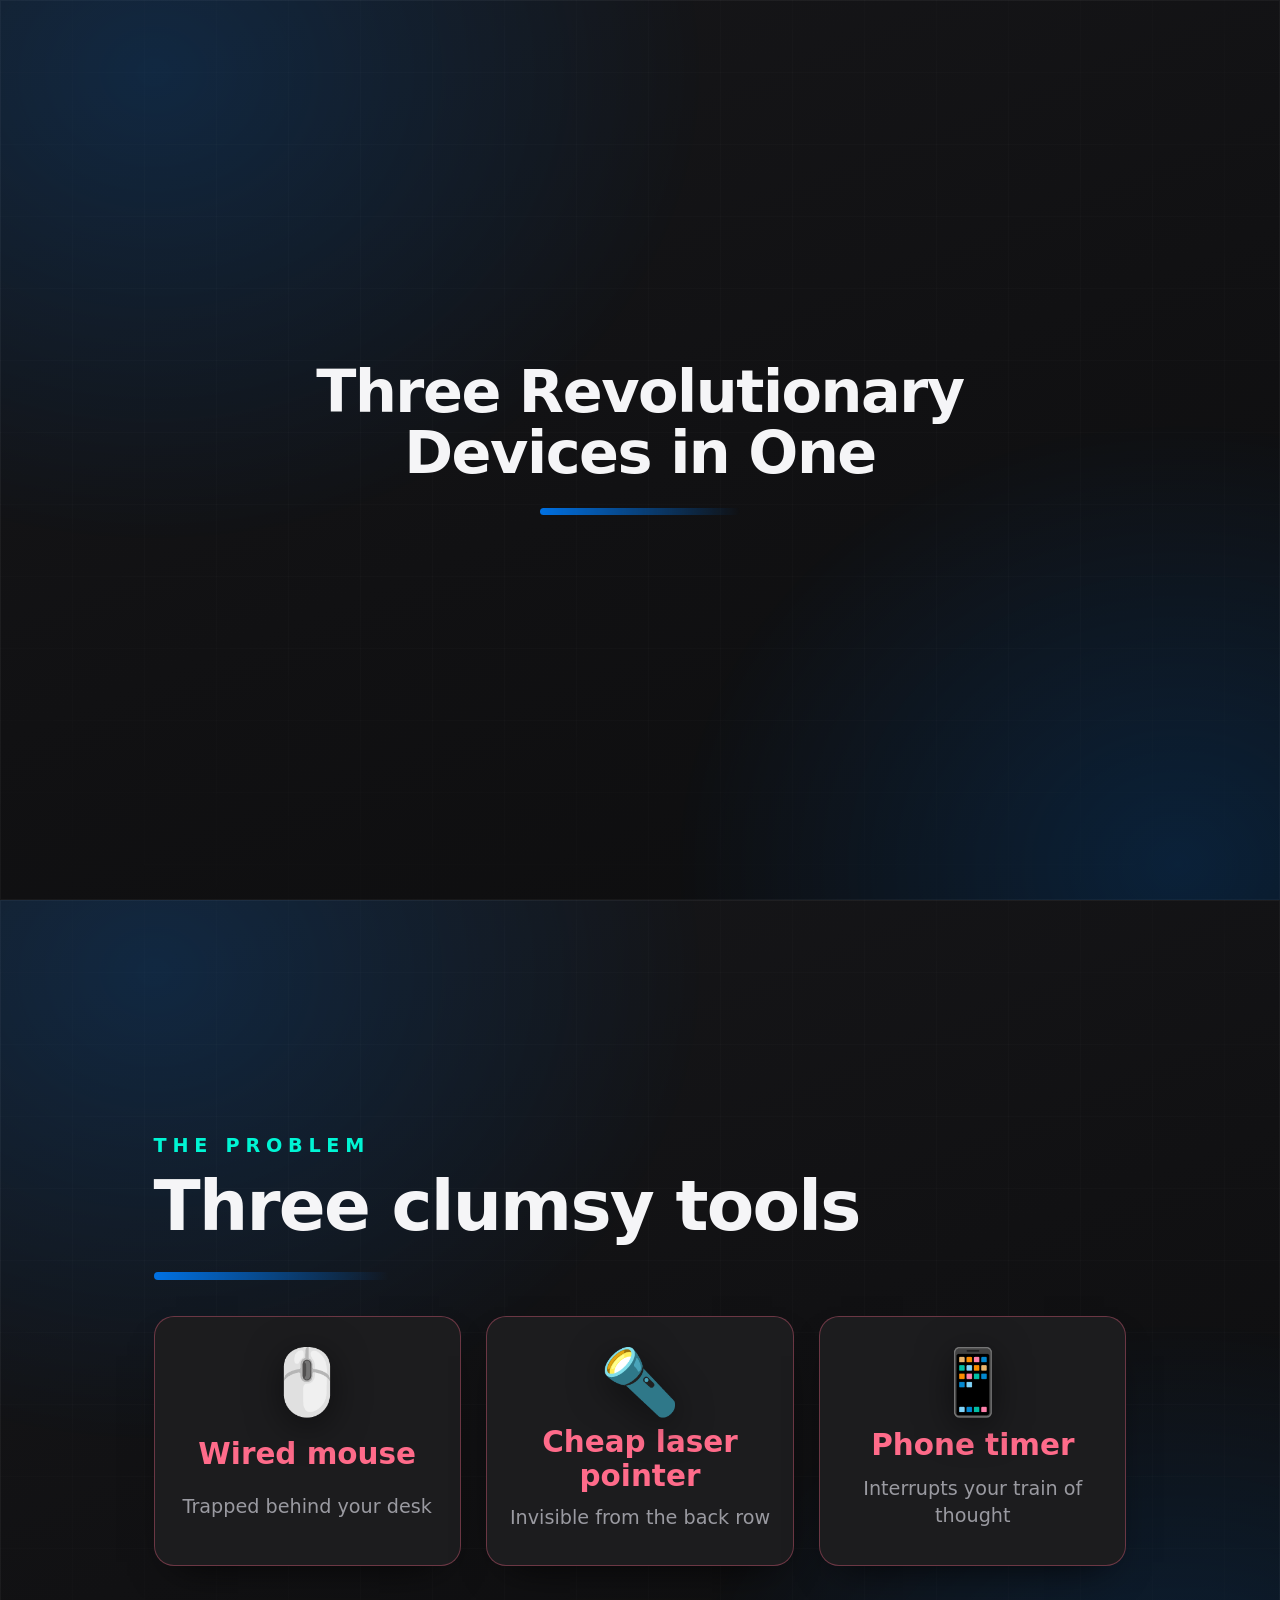
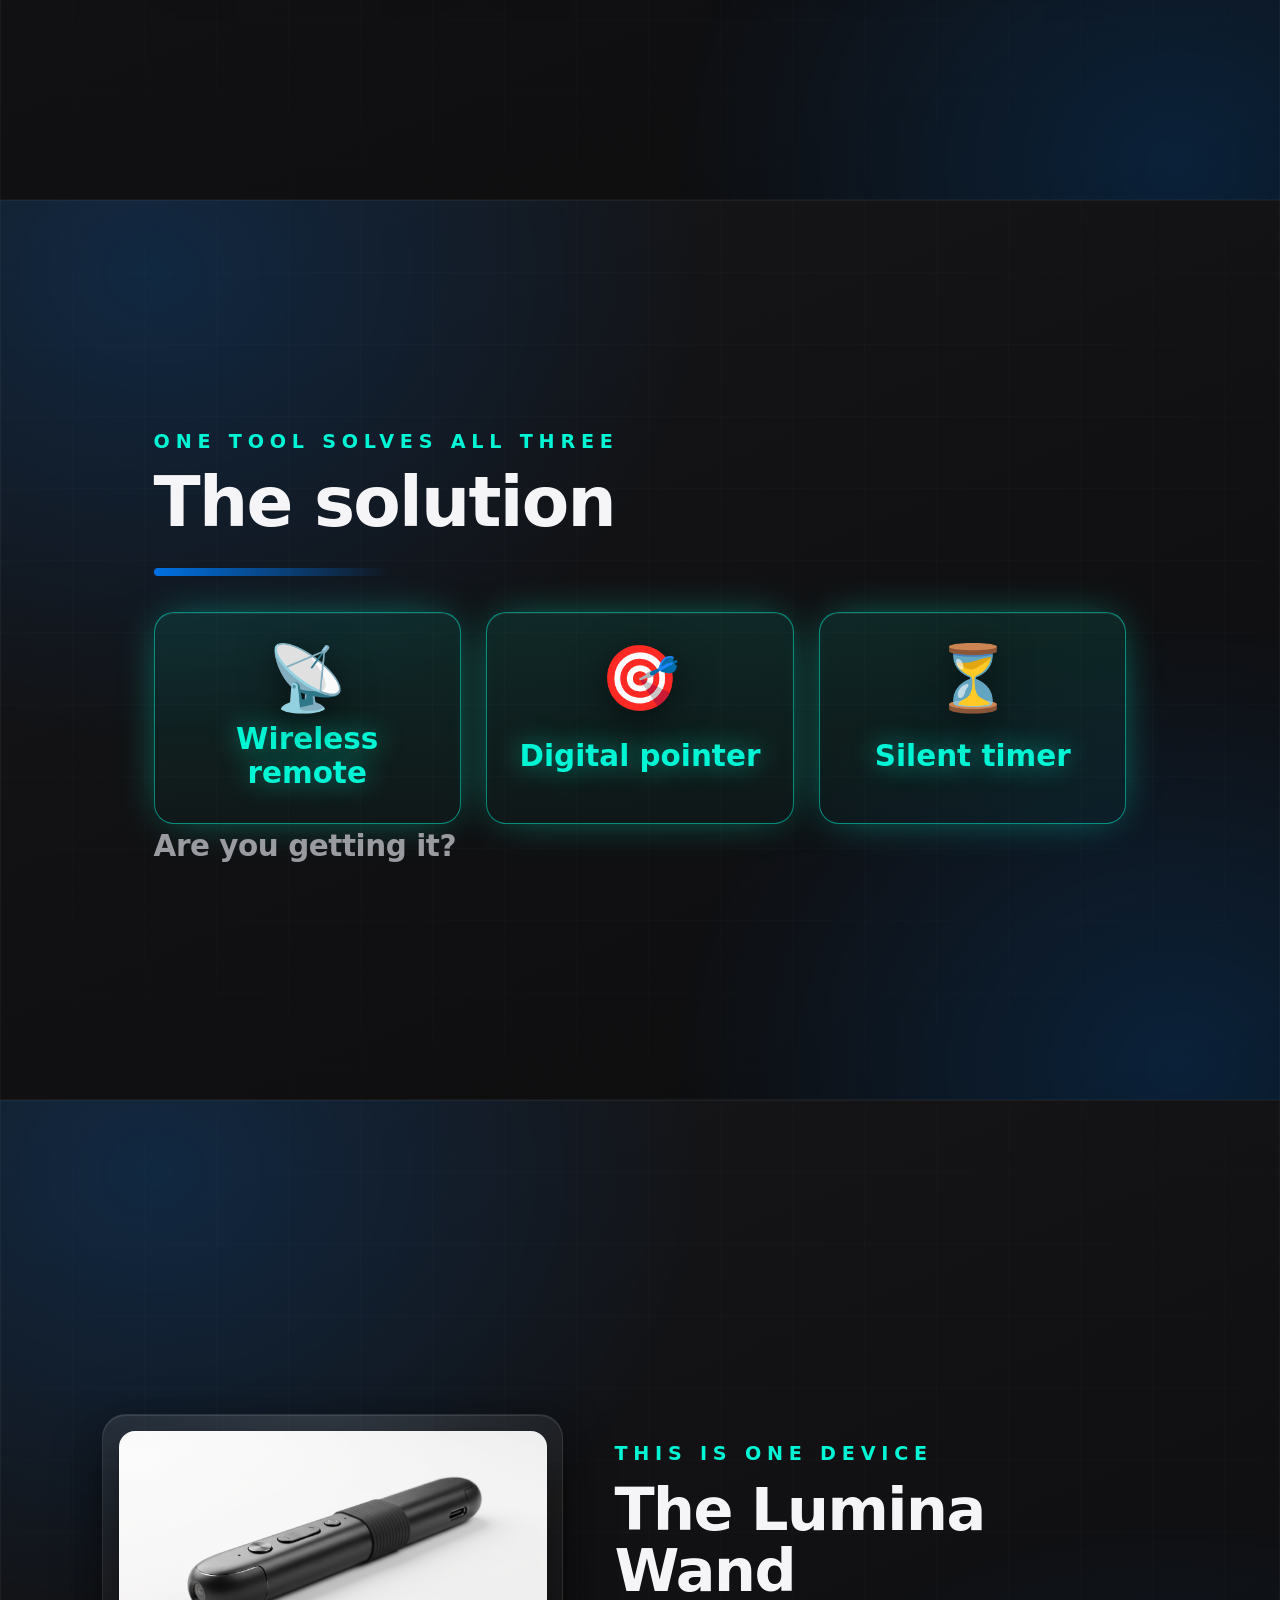
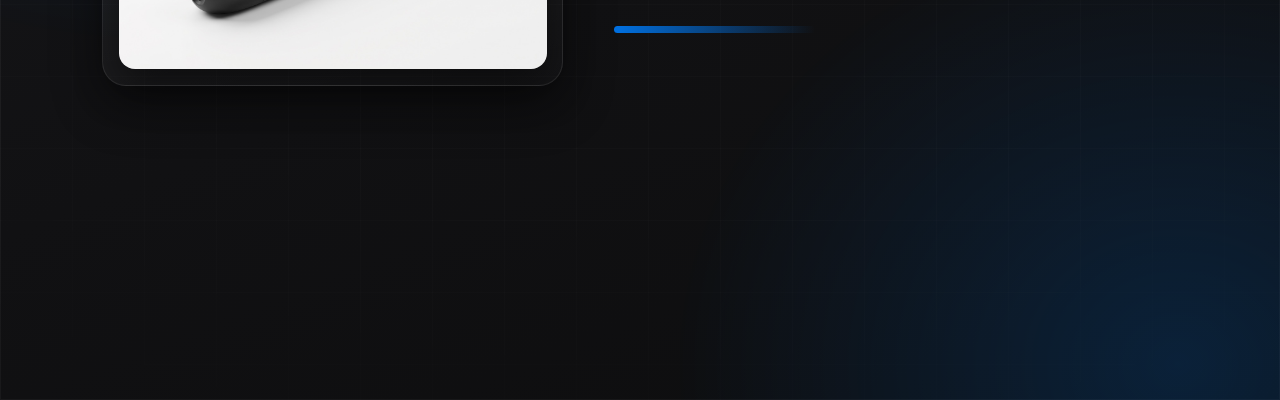
<file: index.html>
<!DOCTYPE html>
<html lang="es">
<head>
  <meta charset="UTF-8">
  <meta name="viewport" content="width=device-width, initial-scale=1">
  <title>Audiencia — Presentación</title>
  <link rel="stylesheet" href="css/base.css">
  <link rel="stylesheet" href="css/diapositivas.css">
  <link rel="stylesheet" href="css/audiencia.css">
</head>
<body class="vista-audiencia">

  <!-- Escenario 2D: aquí se montan los temas y sus sub-diapositivas.
       La audiencia muestra SOLO la diapositiva: sin HUD ni botones.
       Se navega con flechas del teclado o gestos de deslizar. -->
  <div class="escenario" id="escenario" aria-live="polite"></div>

  <!-- Carga inicial -->
  <div class="overlay" id="cargando">
    <div class="pulso" aria-hidden="true"></div>
    <p class="overlay__titulo">Cargando diapositivas…</p>
  </div>

  <div class="overlay overlay--error" id="error" hidden>
    <p class="overlay__titulo">No se pudieron cargar las diapositivas</p>
    <p class="overlay__detalle" id="errorDetalle"></p>
  </div>

  <noscript>
    <div class="overlay overlay--error">
      <p class="overlay__titulo">JavaScript no está habilitado</p>
      <p class="overlay__detalle">Esta presentación necesita JavaScript para navegar y sincronizarse.</p>
    </div>
  </noscript>

  <script src="cargar-diapositivas.js"></script>
  <script src="sincronizador.js"></script>
  <script src="audiencia.js"></script>
</body>
</html>
</file>
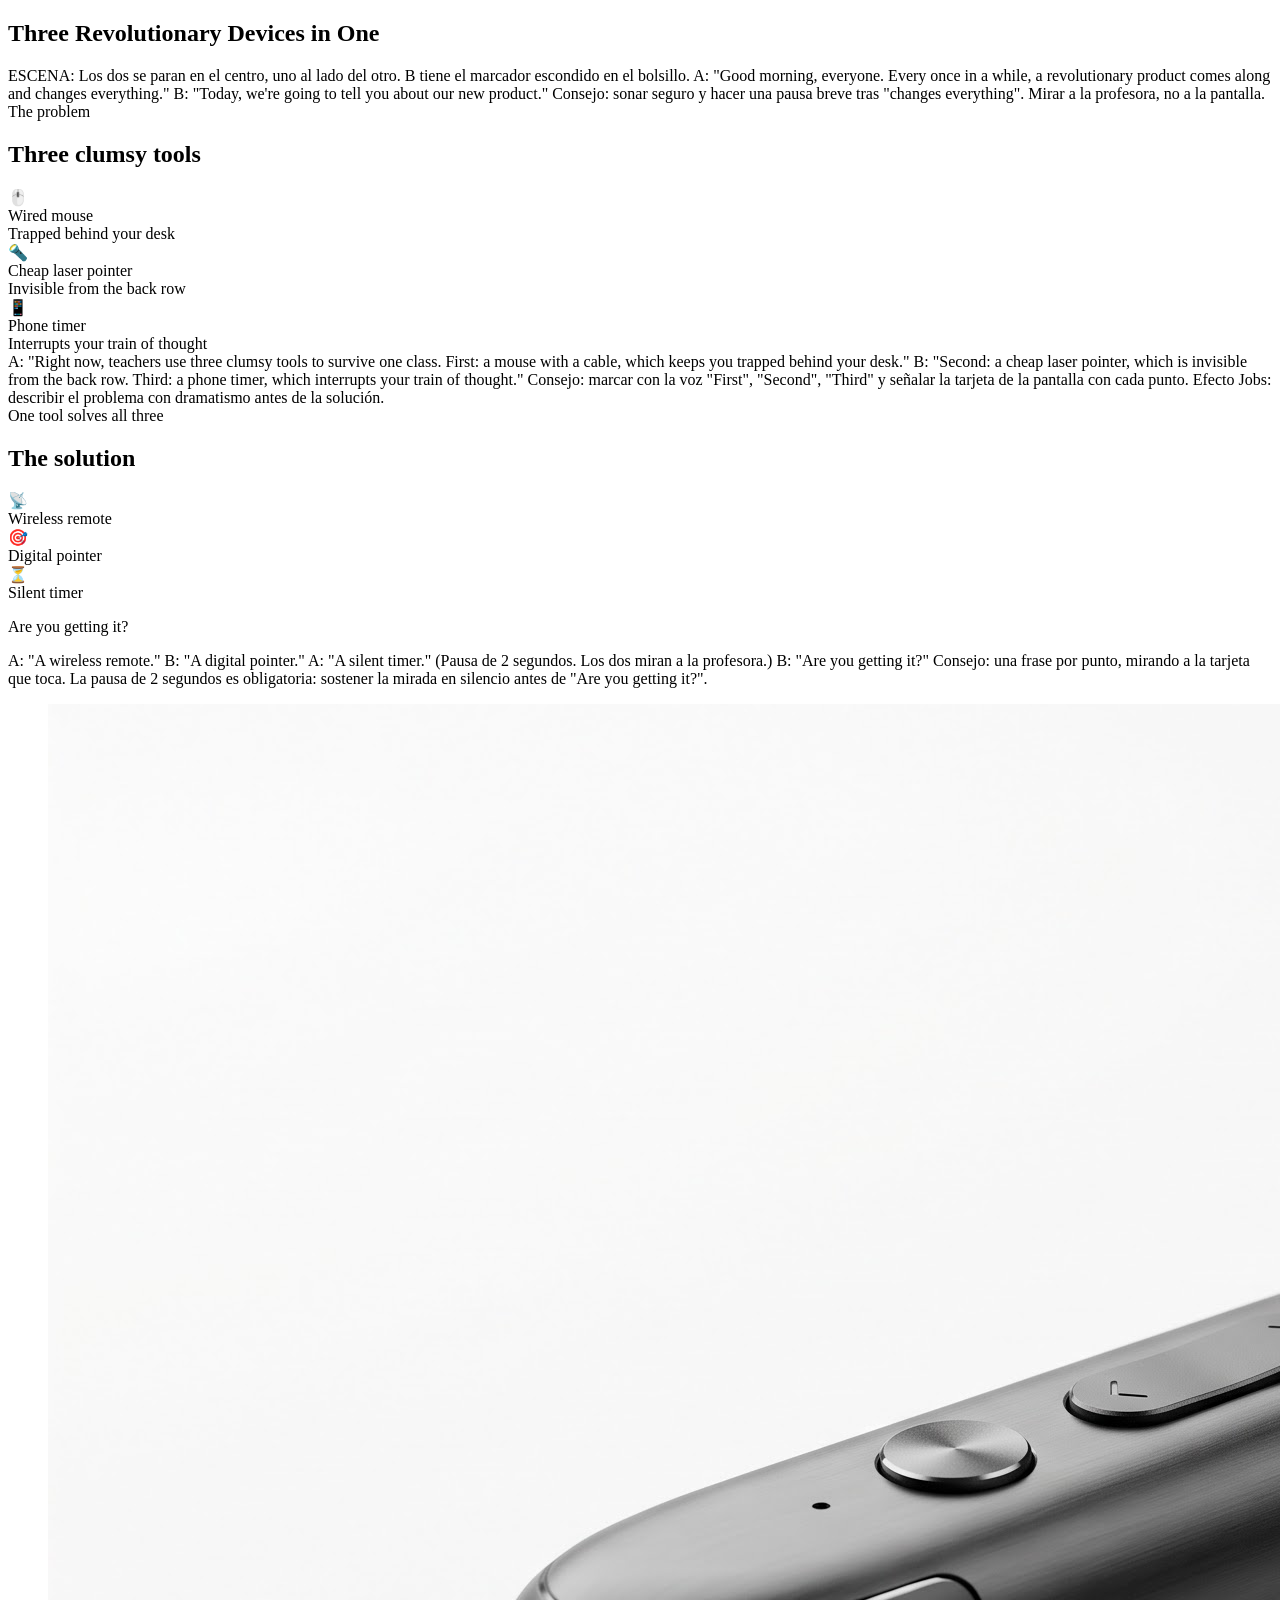
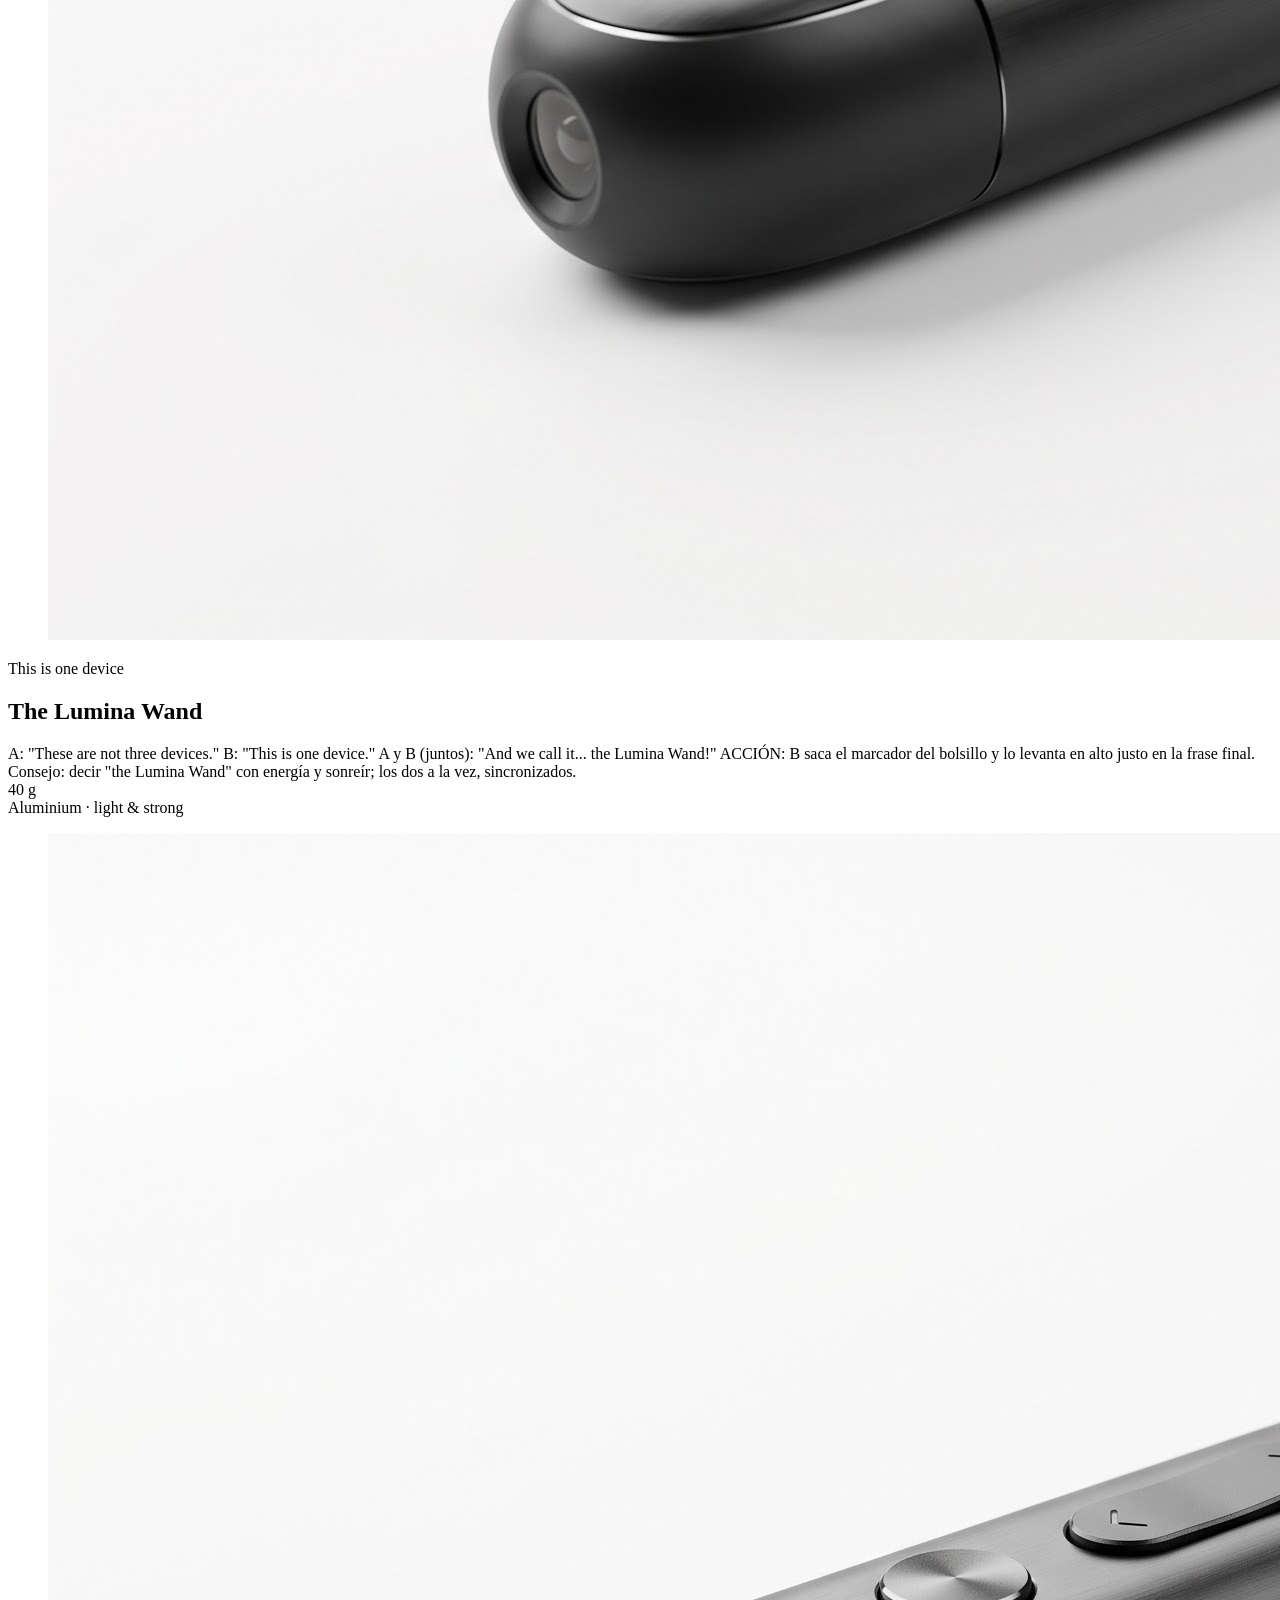
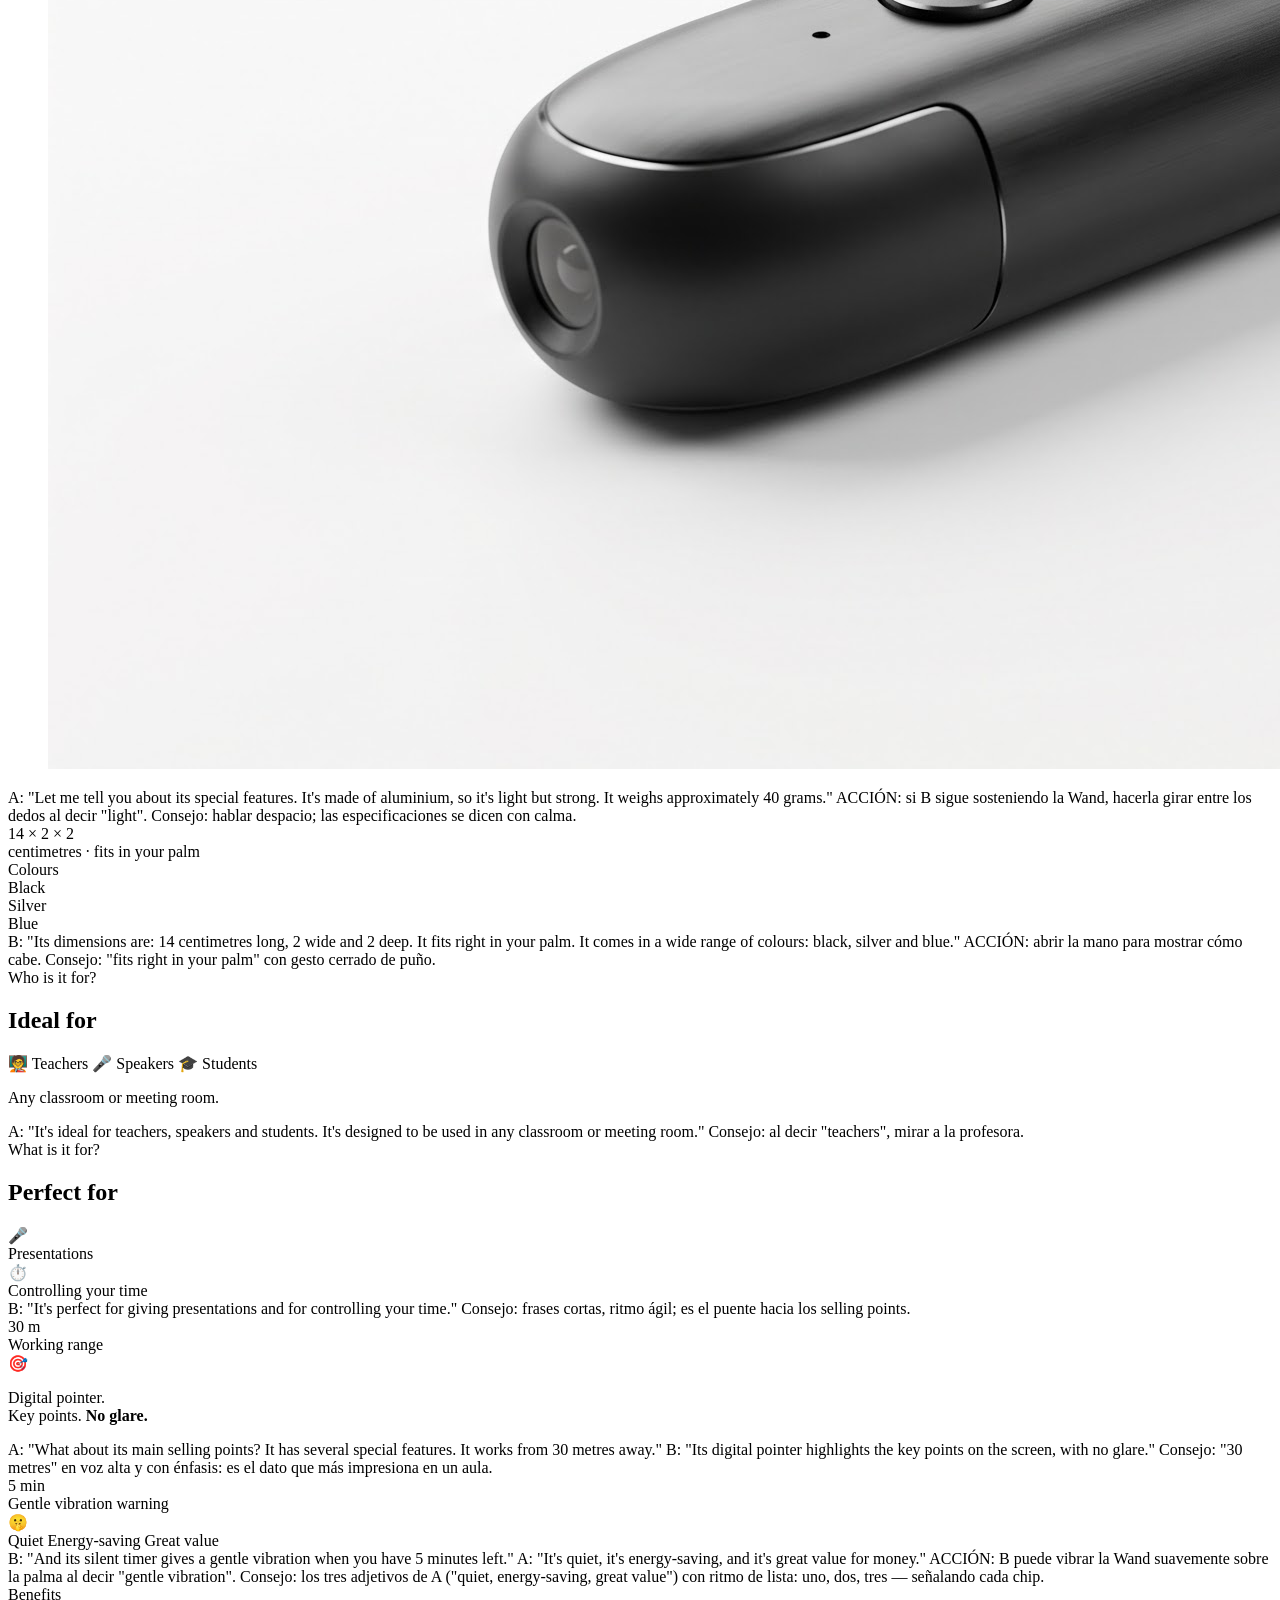
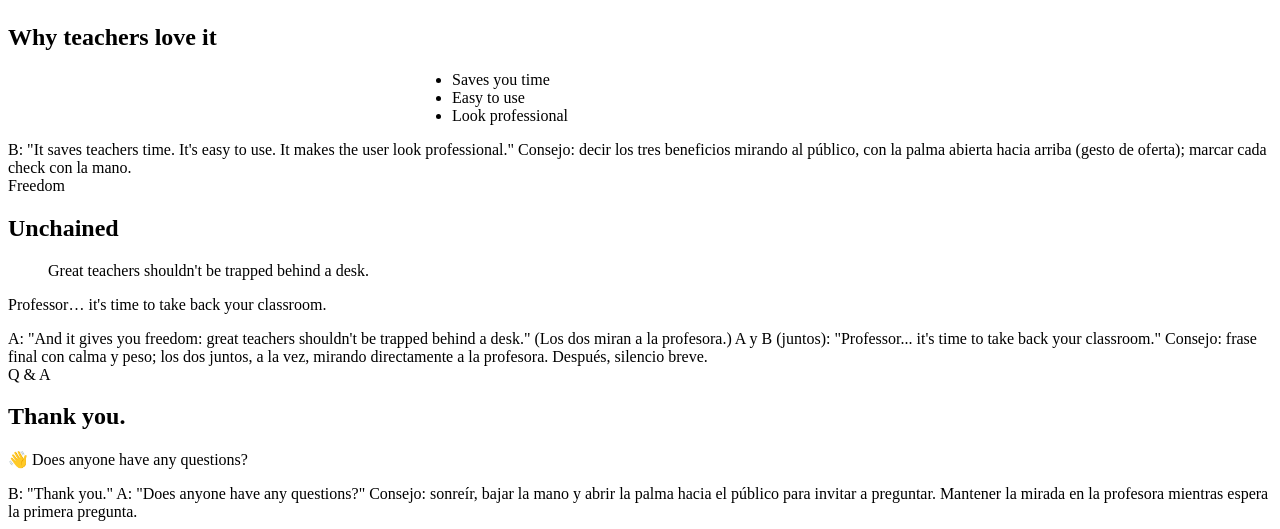
<file: diapositivas.html>
<!DOCTYPE html>
<html lang="es">
<head>
  <meta charset="UTF-8">
  <title>Diapositivas — Three Revolutionary Devices in One</title>
  <!--
    ======================================================================
    CONTENIDO MODULAR DE DIAPOSITIVAS
    ======================================================================
    Presentación: "Three Revolutionary Devices in One" — Lumina Wand
    Guion para dos oradores (A y B).

    FILOSOFÍA DE ESTAS DIAPOSITIVAS:
    · El slide es AYUDA VISUAL, no texto: frases cortísimas, cifras
      gigantes, tarjetas, chips y la foto del producto (img/lumina-wand.jpg).
    · El diálogo completo A/B va DENTRO de <aside class="notes"> — solo
      lo lee el panel del presentador, nunca se proyecta.
    · Los componentes visuales (dw-*) viven en css/diapositivas.css.

    ESTRUCTURA ESTRICTA (no romper):
      <div class="horizontal-topic">          ← Tema principal (eje X)
        <section class="slide">               ← Sub-diapositiva (eje Y)
          <div class="content">               ← Visible para la audiencia
            ...
          </div>
          <aside class="notes">...</aside>    ← Guion del orador (oculto)
        </section>
      </div>

    MAPA DE LA PRESENTACIÓN
      X=0 Introducción y el problema   (Y 0-3)
      X=1 Descripción del producto     (Y 0-1)
      X=2 Usos y selling points        (Y 0-3)
      X=3 Beneficios                   (Y 0-1)
      X=4 Preguntas                    (Y 0)
    ======================================================================
  -->
</head>
<body>

  <!-- ==================== TEMA 1 (X = 0): INTRODUCCIÓN Y EL PROBLEMA ==================== -->
  <div class="horizontal-topic">
    <!-- Y = 0 — 1. Introducing the product -->
    <section class="slide">
      <div class="content dw-center">
        <h2 class="dw-title">Three Revolutionary Devices in One</h2>
      </div>
      <aside class="notes">
        ESCENA: Los dos se paran en el centro, uno al lado del otro.
        B tiene el marcador escondido en el bolsillo.

        A: "Good morning, everyone.
           Every once in a while, a revolutionary product comes along and changes everything."
        B: "Today, we're going to tell you about our new product."

        Consejo: sonar seguro y hacer una pausa breve tras "changes
        everything". Mirar a la profesora, no a la pantalla.
      </aside>
    </section>

    <!-- Y = 1 — 2. The problem (efecto Jobs) -->
    <section class="slide">
      <div class="content">
        <span class="dw-kicker">The problem</span>
        <h2>Three clumsy tools</h2>
        <div class="dw-cards">
          <div class="dw-card dw-card--mal">
            <div class="dw-card__icon">🖱️</div>
            <div class="dw-card__title">Wired mouse</div>
            <div class="dw-card__sub">Trapped behind your desk</div>
          </div>
          <div class="dw-card dw-card--mal">
            <div class="dw-card__icon">🔦</div>
            <div class="dw-card__title">Cheap laser pointer</div>
            <div class="dw-card__sub">Invisible from the back row</div>
          </div>
          <div class="dw-card dw-card--mal">
            <div class="dw-card__icon">📱</div>
            <div class="dw-card__title">Phone timer</div>
            <div class="dw-card__sub">Interrupts your train of thought</div>
          </div>
        </div>
      </div>
      <aside class="notes">
        A: "Right now, teachers use three clumsy tools to survive one class.
           First: a mouse with a cable, which keeps you trapped behind your desk."
        B: "Second: a cheap laser pointer, which is invisible from the back row.
           Third: a phone timer, which interrupts your train of thought."

        Consejo: marcar con la voz "First", "Second", "Third" y señalar la
        tarjeta de la pantalla con cada punto. Efecto Jobs: describir el
        problema con dramatismo antes de la solución.
      </aside>
    </section>

    <!-- Y = 2 — La solución -->
    <section class="slide">
      <div class="content">
        <span class="dw-kicker">One tool solves all three</span>
        <h2>The solution</h2>
        <div class="dw-cards">
          <div class="dw-card dw-card--bien">
            <div class="dw-card__icon">📡</div>
            <div class="dw-card__title">Wireless remote</div>
          </div>
          <div class="dw-card dw-card--bien">
            <div class="dw-card__icon">🎯</div>
            <div class="dw-card__title">Digital pointer</div>
          </div>
          <div class="dw-card dw-card--bien">
            <div class="dw-card__icon">⏳</div>
            <div class="dw-card__title">Silent timer</div>
          </div>
        </div>
        <p class="dw-tagline">Are you getting it?</p>
      </div>
      <aside class="notes">
        A: "A wireless remote."
        B: "A digital pointer."
        A: "A silent timer."

        (Pausa de 2 segundos. Los dos miran a la profesora.)
        B: "Are you getting it?"

        Consejo: una frase por punto, mirando a la tarjeta que toca.
        La pausa de 2 segundos es obligatoria: sostener la mirada en
        silencio antes de "Are you getting it?".
      </aside>
    </section>

    <!-- Y = 3 — El nombre del producto -->
    <section class="slide">
      <div class="content content--ancho dw-reveal">
        <figure class="dw-figure dw-figure--big">
          <video src="media/lumina-wand.mp4" poster="img/lumina-wand.jpg"
                 autoplay muted loop playsinline preload="metadata"
                 aria-label="The Lumina Wand in action"></video>
        </figure>
        <div>
          <span class="dw-kicker">This is one device</span>
          <h2 class="dw-title">The Lumina Wand</h2>
        </div>
      </div>
      <aside class="notes">
        A: "These are not three devices."
        B: "This is one device."
        A y B (juntos): "And we call it... the Lumina Wand!"

        ACCIÓN: B saca el marcador del bolsillo y lo levanta en alto justo
        en la frase final.
        Consejo: decir "the Lumina Wand" con energía y sonreír; los dos a
        la vez, sincronizados.
      </aside>
    </section>
  </div>

  <!-- ==================== TEMA 2 (X = 1): DESCRIPCIÓN DEL PRODUCTO ==================== -->
  <div class="horizontal-topic">
    <!-- Y = 0 — 3. Describing the product (A) -->
    <section class="slide">
      <div class="content content--ancho dw-split">
        <div class="dw-stat">
          <div class="dw-stat__num">40 g</div>
          <div class="dw-stat__label">Aluminium · light &amp; strong</div>
        </div>
        <figure class="dw-figure">
          <img src="img/lumina-wand.jpg" alt="Lumina Wand held in hand">
        </figure>
      </div>
      <aside class="notes">
        A: "Let me tell you about its special features.
           It's made of aluminium, so it's light but strong.
           It weighs approximately 40 grams."

        ACCIÓN: si B sigue sosteniendo la Wand, hacerla girar entre los
        dedos al decir "light".
        Consejo: hablar despacio; las especificaciones se dicen con calma.
      </aside>
    </section>

    <!-- Y = 1 — 3. Describing the product (B) -->
    <section class="slide">
      <div class="content content--ancho dw-split">
        <div class="dw-stat">
          <div class="dw-stat__num">14 × 2 × 2</div>
          <div class="dw-stat__label">centimetres · fits in your palm</div>
        </div>
        <div>
          <span class="dw-kicker">Colours</span>
          <div class="dw-swatches">
            <div class="dw-swatch"><i style="background:#14171c"></i>Black</div>
            <div class="dw-swatch"><i style="background:#c9ced8"></i>Silver</div>
            <div class="dw-swatch"><i style="background:#2f6bff"></i>Blue</div>
          </div>
        </div>
      </div>
      <aside class="notes">
        B: "Its dimensions are: 14 centimetres long, 2 wide and 2 deep.
           It fits right in your palm.
           It comes in a wide range of colours: black, silver and blue."

        ACCIÓN: abrir la mano para mostrar cómo cabe.
        Consejo: "fits right in your palm" con gesto cerrado de puño.
      </aside>
    </section>
  </div>

  <!-- ==================== TEMA 3 (X = 2): USOS Y SELLING POINTS ==================== -->
  <div class="horizontal-topic">
    <!-- Y = 0 — 4. Stating the product's uses (A) -->
    <section class="slide">
      <div class="content dw-center">
        <span class="dw-kicker">Who is it for?</span>
        <h2>Ideal for</h2>
        <div class="dw-chips" style="justify-content:center">
          <span class="dw-chip dw-chip--acento">🧑‍🏫 Teachers</span>
          <span class="dw-chip dw-chip--acento">🎤 Speakers</span>
          <span class="dw-chip dw-chip--acento">🎓 Students</span>
        </div>
        <p class="dw-tagline">Any classroom or meeting room.</p>
      </div>
      <aside class="notes">
        A: "It's ideal for teachers, speakers and students.
           It's designed to be used in any classroom or meeting room."

        Consejo: al decir "teachers", mirar a la profesora.
      </aside>
    </section>

    <!-- Y = 1 — 4. Stating the product's uses (B) -->
    <section class="slide">
      <div class="content">
        <span class="dw-kicker">What is it for?</span>
        <h2>Perfect for</h2>
        <div class="dw-cards dw-cards--2">
          <div class="dw-card">
            <div class="dw-card__icon">🎤</div>
            <div class="dw-card__title">Presentations</div>
          </div>
          <div class="dw-card">
            <div class="dw-card__icon">⏱️</div>
            <div class="dw-card__title">Controlling your time</div>
          </div>
        </div>
      </div>
      <aside class="notes">
        B: "It's perfect for giving presentations and for controlling your time."

        Consejo: frases cortas, ritmo ágil; es el puente hacia los
        selling points.
      </aside>
    </section>

    <!-- Y = 2 — 5. Listing selling points (alcance y puntero) -->
    <section class="slide">
      <div class="content content--ancho dw-split">
        <div class="dw-stat">
          <div class="dw-stat__num">30 m</div>
          <div class="dw-stat__label">Working range</div>
        </div>
        <div class="dw-panel">
          <div class="dw-card__icon">🎯</div>
          <p class="dw-tagline">Digital pointer.<br>Key points. <strong>No glare.</strong></p>
        </div>
      </div>
      <aside class="notes">
        A: "What about its main selling points?
           It has several special features.
           It works from 30 metres away."
        B: "Its digital pointer highlights the key points on the screen, with no glare."

        Consejo: "30 metres" en voz alta y con énfasis: es el dato que
        más impresiona en un aula.
      </aside>
    </section>

    <!-- Y = 3 — 5. Listing selling points (temporizador y valor) -->
    <section class="slide">
      <div class="content content--ancho dw-split">
        <div class="dw-stat">
          <div class="dw-stat__num">5 min</div>
          <div class="dw-stat__label">Gentle vibration warning</div>
        </div>
        <div class="dw-panel">
          <div class="dw-card__icon">🤫</div>
          <div class="dw-chips">
            <span class="dw-chip dw-chip--acento">Quiet</span>
            <span class="dw-chip dw-chip--acento">Energy-saving</span>
            <span class="dw-chip dw-chip--acento">Great value</span>
          </div>
        </div>
      </div>
      <aside class="notes">
        B: "And its silent timer gives a gentle vibration when you have 5 minutes left."
        A: "It's quiet, it's energy-saving, and it's great value for money."

        ACCIÓN: B puede vibrar la Wand suavemente sobre la palma al decir
        "gentle vibration".
        Consejo: los tres adjetivos de A ("quiet, energy-saving, great
        value") con ritmo de lista: uno, dos, tres — señalando cada chip.
      </aside>
    </section>
  </div>

  <!-- ==================== TEMA 4 (X = 3): BENEFICIOS ==================== -->
  <div class="horizontal-topic">
    <!-- Y = 0 — 6. Referring to benefits (B) -->
    <section class="slide">
      <div class="content dw-center">
        <span class="dw-kicker">Benefits</span>
        <h2>Why teachers love it</h2>
        <ul class="dw-checks" style="text-align:left; max-width:26em; margin-inline:auto">
          <li>Saves you time</li>
          <li>Easy to use</li>
          <li>Look professional</li>
        </ul>
      </div>
      <aside class="notes">
        B: "It saves teachers time.
           It's easy to use.
           It makes the user look professional."

        Consejo: decir los tres beneficios mirando al público, con la
        palma abierta hacia arriba (gesto de oferta); marcar cada check
        con la mano.
      </aside>
    </section>

    <!-- Y = 1 — 6. Referring to benefits (A) + cierre -->
    <section class="slide">
      <div class="content dw-center">
        <span class="dw-kicker">Freedom</span>
        <h2>Unchained</h2>
        <blockquote class="dw-quote">Great teachers shouldn't be trapped behind a desk.</blockquote>
        <p class="dw-tagline">Professor… it's time to take back your classroom.</p>
      </div>
      <aside class="notes">
        A: "And it gives you freedom: great teachers shouldn't be trapped behind a desk."

        (Los dos miran a la profesora.)
        A y B (juntos): "Professor... it's time to take back your classroom."

        Consejo: frase final con calma y peso; los dos juntos, a la vez,
        mirando directamente a la profesora. Después, silencio breve.
      </aside>
    </section>
  </div>

  <!-- ==================== TEMA 5 (X = 4): PREGUNTAS ==================== -->
  <div class="horizontal-topic">
    <!-- Y = 0 — 7. Inviting questions -->
    <section class="slide">
      <div class="content dw-center">
        <span class="dw-kicker">Q &amp; A</span>
        <h2 class="dw-title">Thank you.</h2>
        <p class="dw-tagline">👋 Does anyone have any questions?</p>
      </div>
      <aside class="notes">
        B: "Thank you."
        A: "Does anyone have any questions?"

        Consejo: sonreír, bajar la mano y abrir la palma hacia el público
        para invitar a preguntar. Mantener la mirada en la profesora
        mientras espera la primera pregunta.
      </aside>
    </section>
  </div>

</body>
</html>
</file>
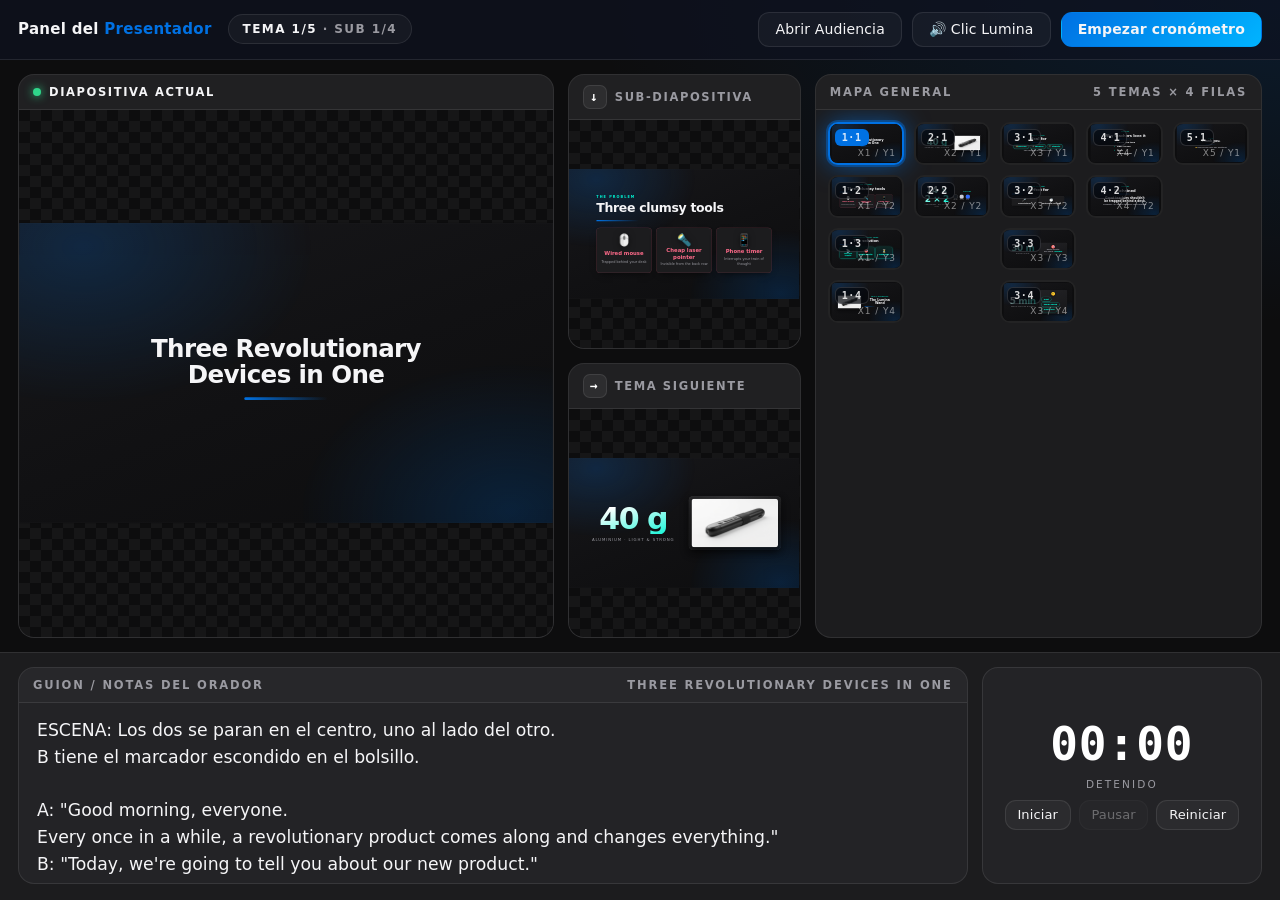
<file: presentador.html>
<!DOCTYPE html>
<html lang="es">
<head>
  <meta charset="UTF-8">
  <meta name="viewport" content="width=device-width, initial-scale=1">
  <title>Presentador — Panel de control</title>
  <link rel="stylesheet" href="css/base.css">
  <link rel="stylesheet" href="css/diapositivas.css">
  <link rel="stylesheet" href="css/presentador.css">
</head>
<body class="vista-presentador">

  <!-- ===================== Cabecera ===================== -->
  <header class="cabecera">
    <h1 class="cabecera__titulo">Panel del <span>Presentador</span></h1>
    <div class="cabecera__coords" id="coordenadas"><b>—</b></div>
    <div class="cabecera__acciones">
      <button class="btn" id="abrirAudiencia" type="button">Abrir Audiencia</button>
      <button class="btn" id="btnClicLumina" type="button" title="Reproduce el clic del botoncito de la Wand">🔊 Clic Lumina</button>
      <button class="btn btn--principal" id="btnEmpezar" type="button">Empezar cronómetro</button>
    </div>
  </header>

  <!-- ============== Zona 1 + Zona 2: vistas y mapa ============== -->
  <main class="tablero">

    <!-- a) Vista previa: actual y siguiente -->
    <section class="vistas" aria-label="Vista previa de diapositivas">
      <article class="vista vista--actual">
        <span class="etiqueta">Diapositiva actual</span>
        <div class="vista__lienzo" id="lienzoActual"></div>
      </article>

      <div class="vistas__siguientes">
        <article class="vista" id="vistaSiguiente1" hidden>
          <span class="etiqueta" id="etiqueta1"><span class="etiqueta__tecla">—</span> Siguiente</span>
          <div class="vista__lienzo" id="lienzoSiguiente1"></div>
        </article>

        <article class="vista" id="vistaSiguiente2" hidden>
          <span class="etiqueta" id="etiqueta2"><span class="etiqueta__tecla">—</span> Siguiente</span>
          <div class="vista__lienzo" id="lienzoSiguiente2"></div>
        </article>

        <p class="vista__fin" id="finMensaje" hidden>Fin de la presentación.</p>
      </div>
    </section>

    <!-- b) Mapa general 2D -->
    <section class="panel mapa" aria-label="Mapa general de diapositivas">
      <div class="panel__cabecera">
        <h2 class="panel__titulo">Mapa general</h2>
        <span class="panel__titulo" id="dimensiones">—</span>
      </div>
      <div class="mapa__rejilla" id="rejilla"></div>
    </section>

  </main>

  <!-- ============== Zona 3: guion y cronómetro ============== -->
  <footer class="guion">
    <section class="guion__notas" aria-label="Guion del orador">
      <div class="panel__cabecera">
        <h2 class="panel__titulo">Guion / Notas del orador</h2>
        <span class="panel__titulo" id="tituloDiapositiva">—</span>
      </div>
      <div class="guion__texto vacio" id="notas">Cargando…</div>
    </section>

    <section class="cronometro" aria-label="Cronómetro">
      <div class="cronometro__tiempo" id="tiempo" role="timer" aria-live="off">00:00</div>
      <div class="cronometro__estado" id="estadoCronometro">Detenido</div>
      <div class="cronometro__botones">
        <button class="btn" id="btnIniciar" type="button">Iniciar</button>
        <button class="btn" id="btnPausar" type="button">Pausar</button>
        <button class="btn" id="btnReiniciar" type="button">Reiniciar</button>
      </div>
    </section>
  </footer>

  <!-- Carga inicial -->
  <div class="overlay" id="cargando">
    <div class="pulso" aria-hidden="true"></div>
    <p class="overlay__titulo">Cargando diapositivas…</p>
  </div>

  <div class="overlay overlay--error" id="error" hidden>
    <p class="overlay__titulo">No se pudieron cargar las diapositivas</p>
    <p class="overlay__detalle" id="errorDetalle"></p>
  </div>

  <noscript>
    <div class="overlay overlay--error">
      <p class="overlay__titulo">JavaScript no está habilitado</p>
      <p class="overlay__detalle">Este panel necesita JavaScript para funcionar.</p>
    </div>
  </noscript>

  <script src="cargar-diapositivas.js"></script>
  <script src="sincronizador.js"></script>
  <script src="sonido.js"></script>
  <script src="presentador.js"></script>
</body>
</html>
</file>
<file: css/base.css>
/*!
 * base.css — Diseño base compartido (tokens, reset y estilos de .slide)
 * Lo usan tanto index.html como presentador.html.
 */

:root {
  /* Paleta — Grafito profundo + "Lumina" */
  --fondo: #0D0D0E;         /* Negro profundo / grafito */
  --panel: #1C1C1E;         /* Gris oscuro mate (tarjetas) */
  --panel-alto: #232326;
  --borde: rgba(255, 255, 255, 0.09);
  --tinta: #F5F5F7;         /* Blanco humo / off-white */
  --tinta-tenue: #9A9AA1;
  --acento: #0071E3;        /* Azul eléctrico / tech */
  --acento-2: #00F5D4;      /* Verde neón — resaltar palabras clave */
  --ok: #2fd58a;
  --alerta: #ff6b8a;

  /* Medida de viewport que respeta la barra de navegación en móvil */
  --vh: 100vh;

  /* Tipografía */
  --fuente: "Segoe UI", system-ui, -apple-system, "Helvetica Neue", Arial, sans-serif;
  --fuente-mono: ui-monospace, "Cascadia Mono", "SF Mono", Consolas, monospace;

  --radio: 16px;
  --sombra: 0 18px 50px rgba(0, 0, 0, 0.45);
}

@supports (height: 100dvh) {
  :root { --vh: 100dvh; }
}

*,
*::before,
*::after { box-sizing: border-box; }

html,
body { height: 100%; }

body {
  margin: 0;
  background: var(--fondo);
  color: var(--tinta);
  font-family: var(--fuente);
  overflow: hidden;
  -webkit-font-smoothing: antialiased;
  text-rendering: optimizeLegibility;
}

button { font: inherit; color: inherit; }

img { max-width: 100%; display: block; }

/* Botones genéricos ------------------------------------------------ */
.btn {
  appearance: none;
  border: 1px solid var(--borde);
  background: rgba(255, 255, 255, 0.04);
  color: var(--tinta);
  padding: 0.6em 1.15em;
  border-radius: 11px;
  font-size: 14px;
  letter-spacing: 0.01em;
  cursor: pointer;
  transition: background 0.2s ease, border-color 0.2s ease, transform 0.12s ease, opacity 0.2s ease;
}
.btn:hover { background: rgba(255, 255, 255, 0.1); border-color: rgba(255, 255, 255, 0.22); }
.btn:active { transform: translateY(1px); }
.btn:focus-visible { outline: 2px solid var(--acento); outline-offset: 2px; }
.btn:disabled { opacity: 0.35; cursor: default; transform: none; }

.btn--principal {
  background: linear-gradient(135deg, var(--acento), #00B4FF);
  border-color: transparent;
  font-weight: 600;
}
.btn--principal:hover { background: linear-gradient(135deg, var(--acento), #00B4FF); filter: brightness(1.12); }

/* Overlays de carga / error ---------------------------------------- */
.overlay {
  position: fixed;
  inset: 0;
  z-index: 100;
  display: flex;
  flex-direction: column;
  align-items: center;
  justify-content: center;
  gap: 14px;
  padding: 32px;
  text-align: center;
  background: var(--fondo);
}
.overlay[hidden] { display: none; }
.overlay__titulo { font-size: clamp(20px, 3vw, 30px); font-weight: 650; letter-spacing: -0.01em; }
.overlay__detalle {
  max-width: 680px;
  font-size: 15px;
  line-height: 1.6;
  color: var(--tinta-tenue);
}
.overlay__detalle code {
  font-family: var(--fuente-mono);
  font-size: 0.92em;
  background: rgba(255, 255, 255, 0.07);
  border: 1px solid var(--borde);
  border-radius: 6px;
  padding: 1px 7px;
}
.overlay--error .overlay__titulo { color: var(--alerta); }

.pulso {
  width: 46px;
  height: 46px;
  border-radius: 50%;
  border: 3px solid rgba(255, 255, 255, 0.12);
  border-top-color: var(--acento);
  animation: girar 0.9s linear infinite;
}
@keyframes girar { to { transform: rotate(360deg); } }

/* ================================================================== */
/* DIAPOSITIVA (.slide)                                               */
/* Se diseña a 1280 × 720 px (en el presentador se escala con         */
/* transform) y usa unidades de contenedor (cqw) para llenar la       */
/* pantalla completa en la vista de audiencia.                        */
/* ================================================================== */
.slide {
  container-type: size;

  position: relative;
  width: 100%;
  height: 100%;
  display: flex;
  align-items: center;
  justify-content: center;
  overflow: hidden;
  isolation: isolate;
  background:
    linear-gradient(158deg, #17171a 0%, #111113 52%, #0D0D0E 100%);
  box-shadow: inset 0 0 0 1px rgba(255, 255, 255, 0.04);
}

/* Resplandor del acento del tema */
.slide::before {
  content: "";
  position: absolute;
  inset: 0;
  z-index: 0;
  pointer-events: none;
  opacity: 0.2;
  background:
    radial-gradient(70% 85% at 12% 8%, var(--acento), transparent 62%),
    radial-gradient(60% 75% at 92% 96%, var(--acento), transparent 66%);
}

/* Retícula sutil */
.slide::after {
  content: "";
  position: absolute;
  inset: 0;
  z-index: 1;
  pointer-events: none;
  opacity: 0.45;
  background-image:
    linear-gradient(rgba(255, 255, 255, 0.035) 1px, transparent 1px),
    linear-gradient(90deg, rgba(255, 255, 255, 0.035) 1px, transparent 1px);
  background-size: 72px 72px;
  -webkit-mask-image: radial-gradient(115% 95% at 50% 42%, #000 35%, transparent 78%);
  mask-image: radial-gradient(115% 95% at 50% 42%, #000 35%, transparent 78%);
}

/* Acento por tema (data-tema lo asigna cargar-diapositivas.js)
   Paleta Lumina: todos los temas usan el mismo azul eléctrico;
   el verde neón (#00F5D4) se reserva para resaltar palabras clave. */
.slide[data-tema="0"] { --acento: #0071E3; }
.slide[data-tema="1"] { --acento: #0071E3; }
.slide[data-tema="2"] { --acento: #0071E3; }
.slide[data-tema="3"] { --acento: #0071E3; }
.slide[data-tema="4"] { --acento: #0071E3; }

/* Contenido --------------------------------------------------------- */
.content {
  position: relative;
  z-index: 2;
  width: min(1080px, 84cqw);
  padding: 4cqw;
}

.content h2 {
  margin: 0 0 0.42em;
  font-size: 5.4vw;      /* fallback si no hay cqw */
  font-size: 5.4cqw;
  line-height: 1.04;
  letter-spacing: -0.025em;
  font-weight: 720;
  color: var(--tinta);
  text-wrap: balance;
}
.content h2::after {
  content: "";
  display: block;
  width: 3.4em;
  height: 0.115em;
  margin-top: 0.42em;
  border-radius: 999px;
  background: linear-gradient(90deg, var(--acento), transparent);
}

.content p {
  margin: 0;
  font-size: 2.3vw;      /* fallback si no hay cqw */
  font-size: 2.3cqw;
  line-height: 1.55;
  color: var(--tinta-tenue);
  max-width: 62ch;
}
.content p strong { color: var(--tinta); font-weight: 650; }

.content ul {
  margin: 1.1em 0 0;
  padding: 0;
  list-style: none;
  display: grid;
  gap: 0.55em;
}
.content li {
  position: relative;
  padding-left: 1.15em;
  font-size: 2.1vw;
  font-size: 2.1cqw;
  line-height: 1.45;
  color: var(--tinta);
}
.content li::before {
  content: "";
  position: absolute;
  left: 0;
  top: 0.62em;
  width: 0.45em;
  height: 0.45em;
  border-radius: 50%;
  background: var(--acento);
  box-shadow: 0 0 12px var(--acento);
}

/* El guion del orador NUNCA se ve en pantalla */
aside.notes { display: none; }

/* Slides en miniatura (vista previa / mapa) ------------------------- */
.marco-escala {
  position: absolute;
  top: 50%;
  left: 50%;
  transform: translate(-50%, -50%);
  transform-origin: center center;
  overflow: hidden;
  background: var(--fondo);
}
.marco-escala .slide { position: absolute; inset: 0; width: 100%; height: 100%; }

/* Accesibilidad: respetar menos movimiento -------------------------- */
@media (prefers-reduced-motion: reduce) {
  *,
  *::before,
  *::after {
    animation-duration: 0.001s !important;
    transition-duration: 0.001s !important;
  }
}
</file>
<file: css/diapositivas.css>
/*!
 * diapositivas.css — Componentes visuales de diapositivas.html
 * ------------------------------------------------------------
 * Filosofía: las diapositivas son AYUDA VISUAL del guion, no texto.
 * Poco palabras, mucho impacto: kickers, tarjetas, cifras gigantes,
 * chips, citas y fotos del producto.
 *
 * Todo usa unidades de contenedor (cqw) con fallback a vw, igual
 * que base.css, para que escale igual en proyección y miniaturas.
 */

/* ============ Utilidades de texto ============ */
.dw-kicker {
  display: block;
  margin: 0 0 1.1cqw;
  font-size: 1.5vw;
  font-size: 1.5cqw;
  font-weight: 700;
  letter-spacing: 0.3em;
  text-transform: uppercase;
  color: var(--acento-2);   /* Verde neón: brilla sobre el grafito */
}

.content h2.dw-title {
  font-size: 4.6vw;
  font-size: 4.6cqw;
}

.dw-lead,
.dw-sub {
  margin-top: 1.6cqw;
  font-size: 2.4vw;
  font-size: 2.4cqw;
  color: var(--tinta-tenue);
}

.dw-tagline {
  margin-top: 2.2cqw;
  font-size: 2.8vw;
  font-size: 2.8cqw;
  font-weight: 720;
  color: var(--tinta);
  letter-spacing: -0.015em;
}

/* Slide centrado */
.dw-center { text-align: center; }
.dw-center h2::after { margin-inline: auto; }
.dw-center .dw-kicker { text-align: center; }

/* ============ Layouts ============ */
.content--ancho { width: min(1180px, 92cqw); }

.dw-split,
.dw-reveal {
  display: grid;
  gap: 4cqw;
  align-items: center;
}
.dw-split  { grid-template-columns: 1fr 1fr; }
.dw-reveal { grid-template-columns: 0.9fr 1.1fr; }

/* ============ Foto del producto ============ */
.dw-figure {
  position: relative;
  margin: 0;
  padding: 1.2cqw;
  border-radius: 24px;
  border: 1px solid var(--borde);
  background:
    radial-gradient(80% 70% at 50% 18%, rgba(255, 255, 255, 0.10), transparent 70%),
    linear-gradient(165deg, rgba(255, 255, 255, 0.08), rgba(255, 255, 255, 0.02));
  box-shadow: var(--sombra), inset 0 1px 0 rgba(255, 255, 255, 0.10);
  display: flex;
  justify-content: center;
}
.dw-figure img,
.dw-figure video {
  display: block;
  width: auto;
  height: auto;
  max-width: 100%;
  max-height: 46cqw;
  border-radius: 16px;
  box-shadow: 0 16px 40px rgba(0, 0, 0, 0.5);
  animation: dw-flotar 7s ease-in-out infinite;
}
.dw-figure--big img,
.dw-figure--big video { max-height: 54cqw; }

@keyframes dw-flotar {
  0%, 100% { transform: translateY(0); }
  50%      { transform: translateY(-1.4cqw); }
}

/* ============ Tarjetas ============ */
.dw-cards {
  display: grid;
  grid-template-columns: repeat(3, 1fr);
  gap: 2cqw;
  margin-top: 2.8cqw;
}
.dw-cards--2 { grid-template-columns: repeat(2, 1fr); }

.dw-card {
  display: grid;
  justify-items: center;
  gap: 0.9cqw;
  padding: 2.6cqw 1.6cqw;
  text-align: center;
  border-radius: 20px;
  border: 1px solid rgba(255, 255, 255, 0.07);
  background: var(--panel);   /* Gris oscuro mate */
  box-shadow: 0 18px 40px -22px rgba(0, 0, 0, 0.9);
}
.dw-card__icon {
  font-size: 5cqw;
  line-height: 1;
  filter: drop-shadow(0 8px 18px rgba(0, 0, 0, 0.5));
}
.dw-card__title {
  font-size: 2.3vw;
  font-size: 2.3cqw;
  font-weight: 720;
  color: var(--tinta);
}
.dw-card__sub {
  font-size: 1.5vw;
  font-size: 1.5cqw;
  line-height: 1.4;
  color: var(--tinta-tenue);
}

.dw-card--mal {
  border-color: rgba(255, 107, 138, 0.35);
  background: #1C1C1E;
}
.dw-card--mal .dw-card__title { color: var(--alerta); }

/* Tarjetas de la solución: las palabras clave BRILLAN en neón */
.dw-card--bien {
  border-color: rgba(0, 245, 212, 0.5);
  background: linear-gradient(180deg, rgba(0, 245, 212, 0.10), rgba(0, 245, 212, 0.03));
  box-shadow:
    0 0 44px -14px rgba(0, 245, 212, 0.65),
    inset 0 1px 0 rgba(255, 255, 255, 0.08);
}
.dw-card--bien .dw-card__title {
  color: #00F5D4;
  text-shadow: 0 0 26px rgba(0, 245, 212, 0.55);
}

/* ============ Panel de cristal ============ */
.dw-panel {
  padding: 2.8cqw;
  border-radius: 22px;
  border: 1px solid rgba(255, 255, 255, 0.07);
  background: linear-gradient(165deg, #212124, #171719);  /* Gris oscuro mate */
  box-shadow: 0 22px 50px -26px rgba(0, 0, 0, 0.95);
}

/* ============ Chips (etiquetas) ============ */
.dw-chips {
  display: flex;
  flex-wrap: wrap;
  gap: 1.4cqw;
  margin-top: 2.4cqw;
}
.dw-chip {
  padding: 0.7em 1.4em;
  border-radius: 999px;
  font-size: 2.4vw;
  font-size: 2.4cqw;
  font-weight: 650;
  color: var(--tinta);
  background: var(--panel);   /* Gris oscuro mate */
  border: 1px solid rgba(255, 255, 255, 0.10);
  box-shadow: 0 14px 30px -18px rgba(0, 0, 0, 0.9);
}
.dw-chip--acento {
  color: #00F5D4;
  border-color: rgba(0, 245, 212, 0.55);
  text-shadow: 0 0 22px rgba(0, 245, 212, 0.5);
  box-shadow: 0 0 30px -12px rgba(0, 245, 212, 0.75);
}

/* ============ Cifras gigantes ============ */
.dw-stat { text-align: center; }
.dw-stat__num {
  font-size: 13vw;
  font-size: 13cqw;
  font-weight: 800;
  letter-spacing: -0.05em;
  line-height: 1;
  background: linear-gradient(160deg, #ffffff 20%, #00F5D4);  /* Blanco → neón */
  -webkit-background-clip: text;
  background-clip: text;
  color: transparent;
}
.dw-stat__label {
  margin-top: 1.4cqw;
  font-size: 1.7vw;
  font-size: 1.7cqw;
  letter-spacing: 0.22em;
  text-transform: uppercase;
  color: var(--tinta-tenue);
}

/* ============ Muestras de color ============ */
.dw-swatches {
  display: flex;
  gap: 2.4cqw;
  margin-top: 2.6cqw;
}
.dw-swatch {
  display: grid;
  gap: 0.9cqw;
  justify-items: center;
  font-size: 1.4vw;
  font-size: 1.4cqw;
  letter-spacing: 0.14em;
  text-transform: uppercase;
  color: var(--tinta-tenue);
}
.dw-swatch i {
  width: 6.4cqw;
  height: 6.4cqw;
  border-radius: 50%;
  border: 2px solid rgba(255, 255, 255, 0.3);
  box-shadow: 0 10px 26px rgba(0, 0, 0, 0.55);
}

/* ============ Lista de beneficios (✓) ============ */
.content ul.dw-checks {
  margin-top: 2.4cqw;
  gap: 1.2cqw;
}
.content ul.dw-checks li {
  padding-left: 1.7em;
  font-size: 3vw;
  font-size: 3cqw;
  font-weight: 680;
  color: var(--tinta);
}
.content ul.dw-checks li::before {
  content: "✓";
  top: 0;
  width: auto;
  height: auto;
  background: none;
  box-shadow: none;
  color: #00F5D4;
  text-shadow: 0 0 18px rgba(0, 245, 212, 0.6);
  font-size: 0.95em;
  font-weight: 800;
  line-height: 1.35;
}

/* Palabras clave en verde neón (resalte "Lumina") */
.content p strong,
.content li strong {
  color: #00F5D4;
  font-weight: 680;
  text-shadow: 0 0 22px rgba(0, 245, 212, 0.45);
}

/* ============ Cita ============ */
.dw-quote {
  margin: 2cqw 0 0;
  padding-left: 0.6em;
  border-left: 0.16em solid var(--acento);
  font-size: 4.2vw;
  font-size: 4.2cqw;
  font-weight: 720;
  line-height: 1.28;
  letter-spacing: -0.02em;
  color: var(--tinta);
  text-wrap: balance;
}
.dw-center .dw-quote {
  border-left: 0;
  padding-left: 0;
}
</file>
<file: css/audiencia.css>
/*!
 * audiencia.css — Vista de proyección (index.html)
 */

.vista-audiencia { background: #000; }

/* ------------------------------------------------------------------ */
/* Escenario 2D: los temas se disponen en fila (X) y las              */
/* sub-diapositivas se apilan verticalmente dentro de cada tema (Y).  */
/* El escenario completo se desplaza con transform para la transición */
/* ------------------------------------------------------------------ */
.escenario {
  position: absolute;
  top: 0;
  left: 0;
  width: max-content;
  height: var(--vh);
  display: flex;
  will-change: transform;
  transform: translate3d(
    calc(var(--x, 0) * -100vw),
    calc(var(--y, 0) * var(--vh) * -1),
    0
  );
  transition: transform 0.72s cubic-bezier(0.66, 0.02, 0.28, 1);
}

.horizontal-topic {
  position: relative;
  flex: 0 0 100vw;
  height: var(--vh);
}

.escenario .slide {
  position: absolute;
  left: 0;
  top: calc(var(--y, 0) * var(--vh));
  width: 100%;
  height: 100%;
}

/* Solo la diapositiva activa anima su contenido */
.slide[data-activa="true"] .content > * {
  animation: aparecer 0.6s cubic-bezier(0.2, 0.7, 0.3, 1) both;
}
.slide[data-activa="true"] .content > *:nth-child(2) { animation-delay: 0.12s; }
.slide[data-activa="true"] .content > *:nth-child(3) { animation-delay: 0.22s; }

@keyframes aparecer {
  from { opacity: 0; transform: translateY(26px); }
  to { opacity: 1; transform: translateY(0); }
}

/* La vista de audiencia no lleva HUD ni botones: solo la diapositiva.
   La navegación es por teclado (flechas) o gestos de deslizar, y la
   tecla P abre el panel del presentador. */
</file>
<file: css/presentador.css>
/*!
 * presentador.css — Panel de control (presentador.html)
 *
 * Layout en tres zonas:
 *   1. .vistas   → vista previa actual + siguiente (con etiqueta de flecha)
 *   2. .mapa     → cuadrícula 2D de miniaturas (clic = salto directo)
 *   3. .guion    → notas del orador + cronómetro
 */

.vista-presentador {
  display: grid;
  grid-template-rows: auto minmax(0, 1fr) auto;
  height: 100vh;
  height: 100dvh;
  background:
    radial-gradient(90% 60% at 100% 0%, rgba(0, 113, 227, 0.14), transparent 60%),
    var(--fondo);
}

/* ------------------------------------------------------------------ */
/* Cabecera                                                            */
/* ------------------------------------------------------------------ */
.cabecera {
  display: flex;
  align-items: center;
  gap: 16px;
  padding: 12px 18px;
  border-bottom: 1px solid var(--borde);
  background: rgba(13, 18, 32, 0.7);
}
.cabecera__titulo {
  font-size: 15px;
  font-weight: 700;
  letter-spacing: 0.02em;
  margin: 0;
  white-space: nowrap;
}
.cabecera__titulo span { color: var(--acento); }

.cabecera__coords {
  font-size: 12px;
  font-weight: 600;
  letter-spacing: 0.12em;
  text-transform: uppercase;
  color: var(--tinta-tenue);
  border: 1px solid var(--borde);
  background: rgba(255, 255, 255, 0.04);
  border-radius: 999px;
  padding: 7px 14px;
  white-space: nowrap;
}
.cabecera__coords b { color: var(--tinta); font-weight: 700; }

.cabecera__acciones { margin-left: auto; display: flex; gap: 10px; }

/* ------------------------------------------------------------------ */
/* Tablero: vistas previas + mapa                                       */
/* ------------------------------------------------------------------ */
.tablero {
  display: grid;
  grid-template-columns: minmax(0, 1.75fr) minmax(300px, 1fr);
  gap: 14px;
  padding: 14px 18px;
  min-height: 0;
}

.panel {
  display: flex;
  flex-direction: column;
  min-height: 0;
  min-width: 0;
  background: var(--panel);
  border: 1px solid var(--borde);
  border-radius: var(--radio);
  overflow: hidden;
}
.panel__cabecera {
  display: flex;
  align-items: center;
  justify-content: space-between;
  gap: 10px;
  padding: 10px 14px;
  border-bottom: 1px solid var(--borde);
  background: rgba(255, 255, 255, 0.02);
}
.panel__titulo {
  margin: 0;
  font-size: 11.5px;
  font-weight: 700;
  letter-spacing: 0.16em;
  text-transform: uppercase;
  color: var(--tinta-tenue);
}

/* --- Vistas previas ------------------------------------------------- */
.vistas {
  display: grid;
  grid-template-columns: minmax(0, 2.3fr) minmax(0, 1fr);
  gap: 14px;
  min-height: 0;
  min-width: 0;
}

.vista {
  display: flex;
  flex-direction: column;
  min-height: 0;
  min-width: 0;
  background: var(--panel);
  border: 1px solid var(--borde);
  border-radius: var(--radio);
  overflow: hidden;
}
.vista[hidden] { display: none; }

.etiqueta {
  display: inline-flex;
  align-items: center;
  gap: 8px;
  font-size: 11.5px;
  font-weight: 700;
  letter-spacing: 0.14em;
  text-transform: uppercase;
  color: var(--tinta-tenue);
  padding: 10px 14px;
  border-bottom: 1px solid var(--borde);
  background: rgba(255, 255, 255, 0.02);
  width: 100%;
}
.etiqueta__tecla {
  display: inline-grid;
  place-items: center;
  min-width: 24px;
  height: 24px;
  padding: 0 6px;
  border-radius: 7px;
  border: 1px solid var(--borde);
  background: rgba(255, 255, 255, 0.06);
  font-family: var(--fuente-mono);
  font-size: 13px;
  color: #fff;
}
.vista--actual .etiqueta { color: var(--tinta); }
.vista--actual .etiqueta::before {
  content: "";
  width: 8px;
  height: 8px;
  border-radius: 50%;
  background: var(--ok);
  box-shadow: 0 0 10px var(--ok);
}

.vista__lienzo {
  position: relative;
  flex: 1;
  min-height: 0;
  background:
    repeating-conic-gradient(rgba(255, 255, 255, 0.035) 0% 25%, transparent 0% 50%)
    0 0 / 22px 22px,
    #0D0D0E;
}

.vistas__siguientes {
  display: flex;
  flex-direction: column;
  gap: 14px;
  min-height: 0;
  min-width: 0;
}

/* Reparto vertical: cada vista de "siguiente" ocupa una fracción del
   alto disponible. Sin esto el lienzo colapsa a 0 px (el marco se
   posiciona en absoluto y no aporta altura) y la previa no se ve. */
.vistas__siguientes > .vista { flex: 1 1 0; }

.vista__fin {
  flex: 1;
  margin: 0;
  display: grid;
  place-items: center;
  text-align: center;
  padding: 20px;
  font-size: 15px;
  color: var(--tinta-tenue);
  background: var(--panel);
  border: 1px dashed var(--borde);
  border-radius: var(--radio);
}
.vista__fin[hidden] { display: none; }

/* --- Mapa general (cuadrícula 2D) ----------------------------------- */
.mapa__rejilla {
  display: grid;
  grid-template-columns: repeat(var(--cols, 3), minmax(0, 1fr));
  gap: 10px;
  padding: 12px;
  overflow: auto;
  align-content: start;
}

.mini {
  position: relative;
  appearance: none;
  padding: 0;
  aspect-ratio: 16 / 9;
  border: 2px solid var(--borde);
  border-radius: 10px;
  background: #0D0D0E;
  overflow: hidden;
  cursor: pointer;
  transition: border-color 0.18s ease, box-shadow 0.25s ease, transform 0.15s ease;
}
.mini:hover {
  border-color: rgba(255, 255, 255, 0.35);
  transform: translateY(-2px);
}
.mini:focus-visible { outline: 2px solid var(--acento); outline-offset: 2px; }

.mini.activa {
  border-color: var(--acento);
  box-shadow:
    0 0 0 2px rgba(0, 113, 227, 0.4),
    0 0 26px rgba(0, 113, 227, 0.6);
}

.mini__lienzo {
  position: absolute;
  inset: 0;
  display: block;
  overflow: hidden;
}

.mini__badge {
  position: absolute;
  top: 5px;
  left: 5px;
  z-index: 3;
  font-family: var(--fuente-mono);
  font-size: 10px;
  font-weight: 700;
  letter-spacing: 0.06em;
  color: rgba(255, 255, 255, 0.85);
  background: rgba(5, 7, 13, 0.72);
  border: 1px solid rgba(255, 255, 255, 0.14);
  border-radius: 6px;
  padding: 2px 6px;
  pointer-events: none;
}
.mini.activa .mini__badge { background: var(--acento); border-color: transparent; }

.mini__eje {
  position: absolute;
  bottom: 5px;
  right: 6px;
  z-index: 3;
  font-size: 9px;
  letter-spacing: 0.1em;
  text-transform: uppercase;
  color: rgba(255, 255, 255, 0.5);
  pointer-events: none;
}

/* ------------------------------------------------------------------ */
/* Guion + cronómetro                                                  */
/* ------------------------------------------------------------------ */
.guion {
  display: grid;
  grid-template-columns: minmax(0, 1fr) auto;
  gap: 14px;
  padding: 14px 18px 16px;
  border-top: 1px solid var(--borde);
  background: var(--panel);
}

.guion__notas,
.cronometro {
  background: var(--panel-alto);
  border: 1px solid var(--borde);
  border-radius: var(--radio);
  overflow: hidden;
}
.guion__notas { display: flex; flex-direction: column; min-width: 0; }

.guion__texto {
  padding: 14px 18px;
  font-size: clamp(16px, 1.35vw, 22px);
  line-height: 1.55;
  color: var(--tinta);
  white-space: pre-line;
  overflow: auto;
  max-height: 20vh;
}
.guion__texto.vacio { color: var(--tinta-tenue); font-style: italic; }

.cronometro {
  display: flex;
  flex-direction: column;
  align-items: center;
  justify-content: center;
  gap: 10px;
  padding: 14px 22px;
  min-width: 260px;
}
.cronometro__tiempo {
  font-family: var(--fuente-mono);
  font-variant-numeric: tabular-nums;
  font-size: clamp(40px, 3.6vw, 62px);
  font-weight: 700;
  letter-spacing: 0.02em;
  line-height: 1;
  color: #fff;
}
.cronometro__tiempo.corriendo { color: var(--ok); text-shadow: 0 0 24px rgba(47, 213, 138, 0.4); }
.cronometro__estado {
  font-size: 10.5px;
  letter-spacing: 0.2em;
  text-transform: uppercase;
  color: var(--tinta-tenue);
}
.cronometro__botones { display: flex; gap: 8px; }
.cronometro__botones .btn { padding: 0.5em 0.9em; font-size: 13px; }

/* ------------------------------------------------------------------ */
/* Responsive: apilado en pantallas estrechas                          */
/* ------------------------------------------------------------------ */
@media (max-width: 1024px) {
  body { overflow: auto; }
  .vista-presentador {
    height: auto;
    min-height: 100vh;
    grid-template-rows: auto auto auto;
  }
  .tablero { grid-template-columns: 1fr; }
  .vistas { grid-template-columns: 1fr; }
  .vistas__siguientes { flex-direction: row; flex-wrap: wrap; }
  .vistas__siguientes .vista { flex: 1 1 260px; }
  .vista__lienzo { min-height: 200px; }
  .mapa__rejilla { max-height: 46vh; }
  .guion { grid-template-columns: 1fr; }
  .cronometro { min-width: 0; }
  .guion__texto { max-height: none; }
}
</file>
